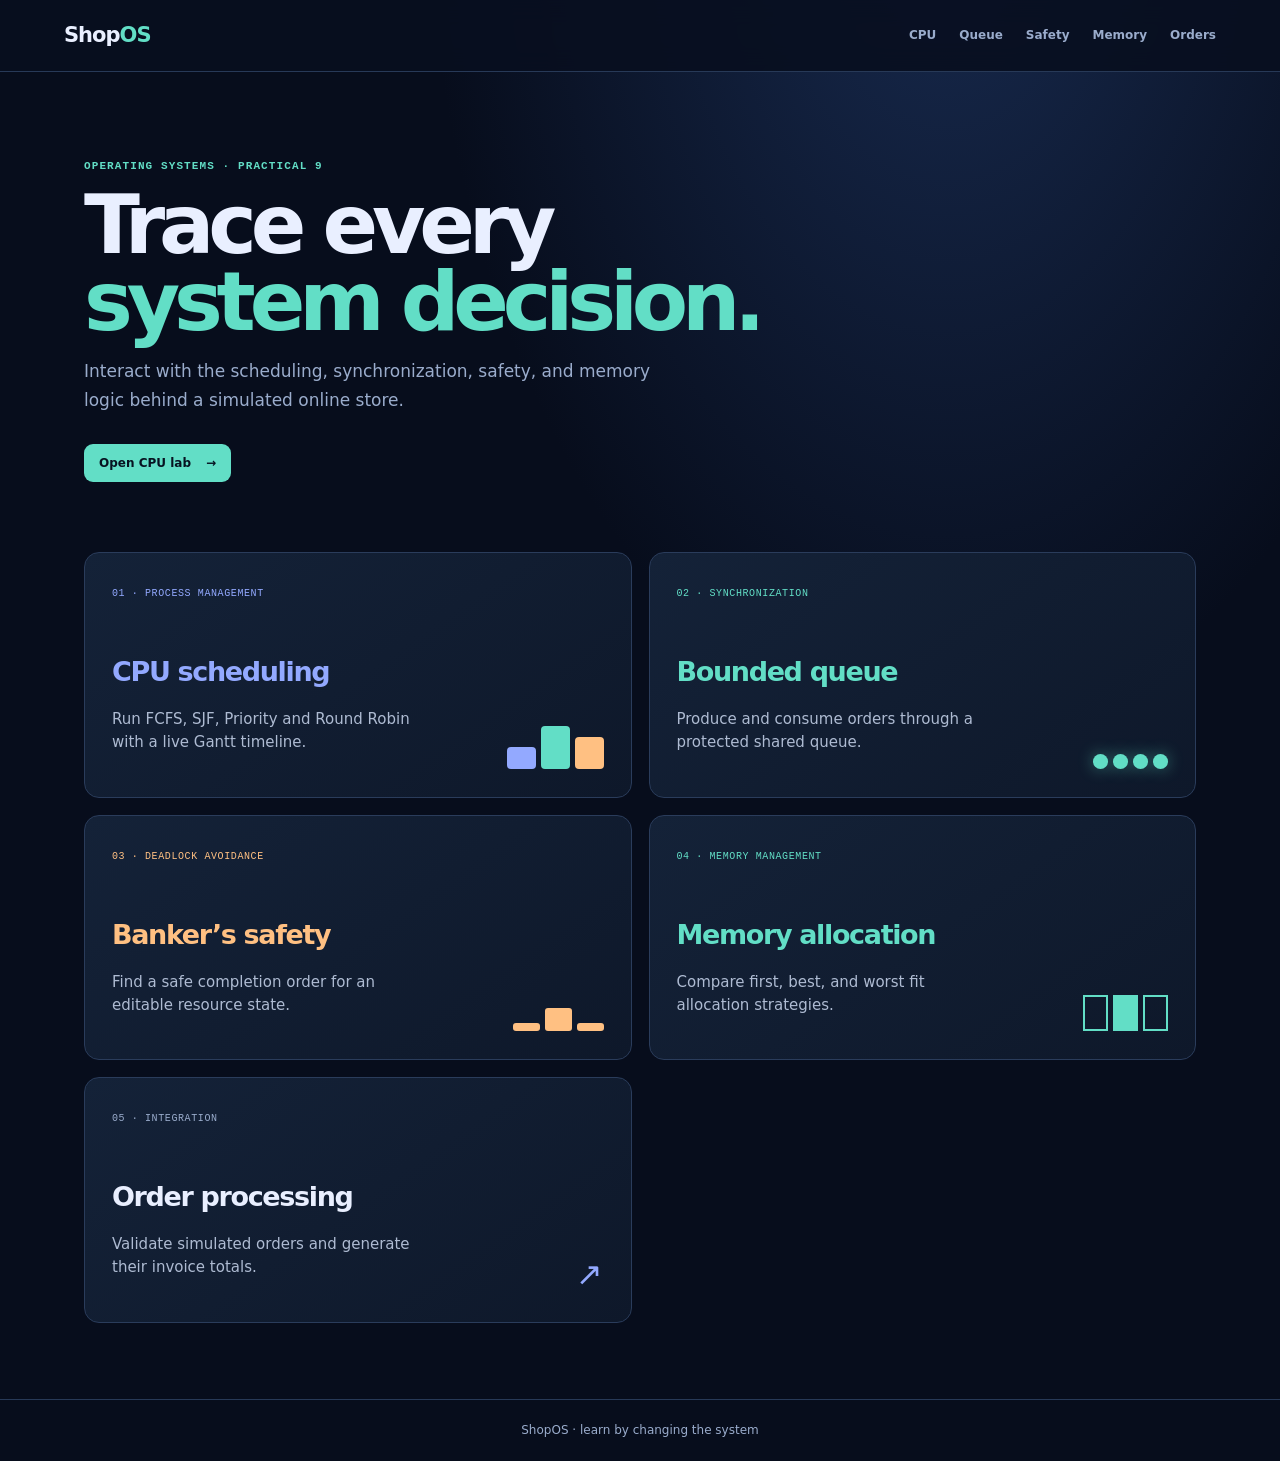
<file: templates/index.html>
<!doctype html><html lang="en"><head><meta charset="utf-8"><meta name="viewport" content="width=device-width,initial-scale=1"><title>ShopOS | OS Algorithm Visualizer</title><link rel="stylesheet" href="/static/style.css"></head>
<body><header class="topbar"><a href="/" class="logo">Shop<span>OS</span></a><nav><a href="/cpu">CPU</a><a href="/queue">Queue</a><a href="/banker">Safety</a><a href="/memory">Memory</a><a href="/orders">Orders</a></nav></header>
<main class="landing"><section class="landing-hero"><p class="eyebrow">Operating systems · practical 9</p><h1>Trace every<br><em>system decision.</em></h1><p>Interact with the scheduling, synchronization, safety, and memory logic behind a simulated online store.</p><a class="button" href="/cpu">Open CPU lab <b>→</b></a></section><section class="lab-grid"><a href="/cpu" class="card cpu"><small>01 · PROCESS MANAGEMENT</small><h2>CPU scheduling</h2><p>Run FCFS, SJF, Priority and Round Robin with a live Gantt timeline.</p><div class="decor timeline"><i></i><i></i><i></i></div></a><a href="/queue" class="card queue"><small>02 · SYNCHRONIZATION</small><h2>Bounded queue</h2><p>Produce and consume orders through a protected shared queue.</p><div class="decor dots"><i></i><i></i><i></i><i></i></div></a><a href="/banker" class="card banker"><small>03 · DEADLOCK AVOIDANCE</small><h2>Banker’s safety</h2><p>Find a safe completion order for an editable resource state.</p><div class="decor steps"><i></i><i></i><i></i></div></a><a href="/memory" class="card memory"><small>04 · MEMORY MANAGEMENT</small><h2>Memory allocation</h2><p>Compare first, best, and worst fit allocation strategies.</p><div class="decor blocks"><i></i><i></i><i></i></div></a><a href="/orders" class="card orders"><small>05 · INTEGRATION</small><h2>Order processing</h2><p>Validate simulated orders and generate their invoice totals.</p><div class="card-arrow">↗</div></a></section></main><footer>ShopOS · learn by changing the system</footer><!--
<section class="panel"><h2>1 · Order intake</h2><p>Submit a simulated order to the bounded queue or consume the next waiting order.</p>
<div class="row"><input id="orderId" value="ORD-1001" aria-label="Order ID"><input id="qty" type="number" value="2" min="1" aria-label="Quantity"><input id="price" type="number" value="499" min="0" aria-label="Unit price"></div>
<div class="row"><button onclick="orderAction('produce')">Produce order</button><button class="secondary" onclick="orderAction('consume')">Consume next</button><button class="ghost" onclick="orderAction('reset')">Reset queue</button></div><pre id="queueOut">Queue ready.</pre></section>
<section class="panel"><h2>2 · CPU scheduling</h2><p>Each row is an order-processing task. Lower priority number means higher priority.</p>
<label>Algorithm <select id="schedAlg"><option>FCFS</option><option>SJF</option><option>Priority</option><option>Round Robin</option></select></label>
<label>Round Robin quantum <input id="quantum" type="number" value="2" min="1"></label>
<textarea id="processes" rows="5">[{"pid":"PAY-1","arrival":0,"burst":5,"priority":2},{"pid":"INV-2","arrival":1,"burst":3,"priority":1},{"pid":"SHIP-3","arrival":2,"burst":4,"priority":3}]</textarea>
<button onclick="runScheduling()">Run scheduler</button><pre id="schedOut"></pre></section>
<section class="panel"><h2>3 · Process synchronization</h2><p>The queue uses a lock to protect shared state. A full queue reports producer-blocked; an empty queue reports consumer-blocked. This API demonstration does not spin waiting.</p><div class="statrow"><div><small>Produced</small><strong id="produced">0</strong></div><div><small>Consumed</small><strong id="consumed">0</strong></div><div><small>Queue / capacity</small><strong id="qcount">0 / 5</strong></div></div><pre id="syncOut">Queue counters will appear here.</pre></section>
<section class="panel"><h2>4 · Banker’s algorithm</h2><p>Sample resource types: payment workers, inventory connections, database connections. Need = Maximum − Allocation.</p>
<textarea id="bankerData" rows="7">{"available":[3,3,2],"allocation":[[0,1,0],[2,0,0],[3,0,2],[2,1,1],[0,0,2]],"maximum":[[7,5,3],[3,2,2],[9,0,2],[2,2,2],[4,3,3]]}</textarea>
<button onclick="runBanker()">Check safe state</button><pre id="bankerOut"></pre></section>
<section class="panel"><h2>5 · Memory management</h2><p>Allocate contiguous memory for order payloads, invoice data and delivery metadata.</p>
<label>Strategy <select id="memAlg"><option>First Fit</option><option>Best Fit</option><option>Worst Fit</option></select></label>
<textarea id="memoryData" rows="4">{"blocks":[100,500,200,300,600],"processes":[{"pid":"ORDER-A","size":212},{"pid":"ORDER-B","size":417},{"pid":"ORDER-C","size":112},{"pid":"ORDER-D","size":426}]}</textarea>
<button onclick="runMemory()">Allocate memory</button><pre id="memoryOut"></pre></section>
<section class="panel"><h2>6 · Order validation</h2><textarea id="ordersData" rows="4">[{"order_id":"ORD-1001","quantity":2,"unit_price":499},{"order_id":"ORD-1002","quantity":1,"unit_price":1299}]</textarea><button onclick="runOrders()">Validate orders / simulate invoice</button><pre id="ordersOut"></pre></section>
<section class="panel"><h2>Integration model</h2><div class="flow"><span>Incoming orders</span><b>→</b><span>Bounded queue</span><b>→</b><span>Resource safety</span><b>→</b><span>Memory allocation</span><b>→</b><span>CPU schedule</span></div><p class="note">Educational simulator only. Payment, inventory and delivery are marked as simulated; no external services are called.</p></section>
</main><footer>ShopOS · OS concepts demonstration · Tushar Tiple · UID 24003145 · Batch B2</footer><script src="/static/app.js"></script></body></html>--></body></html>
</file>
<file: static/style.css>
:root{--bg:#070d1c;--panel:#111c30;--panel-2:#0a1324;--line:#273957;--text:#e9efff;--muted:#9aaccc;--mint:#62dec6;--blue:#93a9ff;--peach:#ffc082;--danger:#ff8d94}*{box-sizing:border-box}body{margin:0;background:radial-gradient(ellipse at 74% -10%,#182b50 0,transparent 39%),var(--bg);color:var(--text);font:15px/1.55 Inter,ui-sans-serif,system-ui,sans-serif}.topbar{height:72px;padding:0 max(5vw,28px);display:flex;align-items:center;justify-content:space-between;border-bottom:1px solid var(--line);background:#080f20e6;backdrop-filter:blur(12px);position:sticky;top:0;z-index:3}.logo{font-size:21px;font-weight:850;letter-spacing:-1px;text-decoration:none;color:var(--text)}.logo span,.eyebrow{color:var(--mint)}.topbar nav{display:flex;gap:23px}.topbar nav a{font-weight:800;font-size:12px;text-decoration:none;color:var(--muted)}.topbar nav a.active{color:var(--text);border-bottom:2px solid var(--mint);padding-bottom:4px}.landing,.module-page{max-width:1240px;margin:auto;padding:0 5vw 76px;display:block}.landing-hero{padding:88px 0 70px;max-width:720px}.eyebrow{font:800 11px ui-monospace,monospace;letter-spacing:.1em;text-transform:uppercase;margin:0}.landing h1,.intro h1{font-size:clamp(48px,7vw,82px);line-height:.94;letter-spacing:-.075em;margin:14px 0;color:var(--text)}.landing h1 em{font-style:normal;color:var(--mint)}.landing-hero>p:not(.eyebrow),.intro>p:last-child{color:var(--muted);max-width:590px;font-size:17px;line-height:1.7}.button,button{background:var(--mint);color:#071321;border:0;border-radius:9px;padding:12px 15px;display:inline-flex;gap:15px;align-items:center;text-decoration:none;font:800 12px system-ui;cursor:pointer;margin-top:12px;transition:transform .2s,filter .2s}.button:hover,button:hover{transform:translateY(-2px);filter:brightness(1.07)}.lab-grid{display:grid;grid-template-columns:repeat(2,1fr);gap:17px}.card{min-height:238px;border:1px solid #2a3c5b;border-radius:15px;padding:27px;text-decoration:none;color:var(--text);position:relative;overflow:hidden;background:linear-gradient(145deg,#142238,#0e182a);transition:.2s}.card:hover{transform:translateY(-4px);border-color:#46648f;box-shadow:0 19px 35px #0005}.card small,.result-head small,.stats small{font:10px ui-monospace,monospace;letter-spacing:.06em;color:var(--muted)}.card h2{font-size:27px;letter-spacing:-.05em;margin:48px 0 7px}.card p{color:#aebbd2;max-width:310px}.cpu h2,.cpu small{color:var(--blue)}.queue h2,.queue small,.memory h2,.memory small{color:var(--mint)}.banker h2,.banker small{color:var(--peach)}.decor{position:absolute;right:27px;bottom:28px;display:flex;gap:5px;align-items:end}.timeline i{width:29px;height:22px;background:var(--blue);border-radius:4px}.timeline i:nth-child(2){height:43px;background:var(--mint)}.timeline i:nth-child(3){height:32px;background:var(--peach)}.dots i{width:15px;height:15px;border-radius:50%;background:var(--mint);box-shadow:0 0 16px #62dec677}.steps i{width:27px;height:8px;background:var(--peach);border-radius:3px}.steps i:nth-child(2){height:23px}.blocks i{width:25px;height:36px;border:2px solid var(--mint)}.blocks i:nth-child(2){background:var(--mint)}.card-arrow{font-size:32px;position:absolute;right:28px;bottom:22px;color:var(--blue)}footer{text-align:center;color:var(--muted);padding:21px;border-top:1px solid var(--line);font-size:12px}.module-page{padding-top:61px}.intro{margin-bottom:38px}.intro h1{font-size:clamp(43px,5vw,68px)}.work{display:grid;grid-template-columns:330px 1fr;gap:18px}.work aside,.output{background:linear-gradient(145deg,#142238,#0d1729);border:1px solid #2a3c5b;border-radius:15px;padding:23px}.work aside{box-shadow:0 16px 35px #0003}.work label,.form-title{display:block;color:var(--text);font-weight:800;margin:0 0 18px}.form-title{font-size:16px;color:var(--mint)}.work input,.work select,.work textarea{display:block;width:100%;background:#091324;color:var(--text);border:1px solid #314563;border-radius:8px;padding:10px;font:12px ui-monospace,monospace;margin-top:7px}.work textarea{resize:vertical}.work input:focus,.work select:focus,.work textarea:focus{outline:2px solid #62dec655;border-color:var(--mint)}.work button{width:100%;justify-content:center}.work button.secondary{background:var(--blue);color:#09132a}.work button.ghost{background:transparent;color:var(--text);border:1px solid #405576}.output{min-height:440px}.result-head{display:flex;justify-content:space-between;align-items:start;border-bottom:1px solid var(--line);padding-bottom:20px}.result-head h2{font-size:22px;letter-spacing:-.045em;margin:5px 0}.badge{font:11px ui-monospace,monospace;background:#1b2c46;padding:8px;border-radius:6px;color:#cdd8ef}.badge.safe{background:#173c3b;color:var(--mint)}.badge.unsafe{background:#48252c;color:#ffb1b6}.gantt{height:205px;display:flex;align-items:center;padding:30px 0}.gantt.empty,.empty{display:grid;place-items:center;color:#8494ad;font:13px ui-monospace,monospace}.gantt-item{height:80px;color:#091326;display:grid;place-items:center;font:700 12px ui-monospace;position:relative;border-right:2px solid #101a2c;animation:rise .45s both}.gantt-item small{position:absolute;bottom:7px;color:#14223a;font-size:9px}.stats{display:grid;grid-template-columns:repeat(3,1fr);border:1px solid var(--line);border-radius:10px;overflow:hidden;margin:3px 0 18px}.stats div{padding:13px;border-right:1px solid var(--line)}.stats div:last-child{border:0}.stats strong{display:block;font-size:17px;margin-top:4px;color:var(--text)}.output pre{white-space:pre-wrap;overflow:auto;background:#081223;border:1px solid #293e5d;border-radius:9px;padding:12px;color:#bfd0ee;max-height:170px;font:12px/1.5 ui-monospace}.queue-visual,.sequence,.memory-visual,.order-visual{min-height:205px;padding:27px 0;display:flex;gap:9px;align-items:center;overflow:auto}.queue-slot{border:1px dashed #3d5375;border-radius:8px;min-width:100px;height:76px;padding:12px;display:grid;place-items:center;font:11px ui-monospace;color:#8193ae}.queue-slot.filled{background:#193d43;border-style:solid;border-color:#4bbbac;color:var(--mint);animation:rise .3s both}.sequence-step{min-width:110px;border:1px solid #3c897e;background:#15363a;border-radius:10px;padding:13px;display:grid;gap:6px;animation:rise .4s both}.sequence-step strong{font:700 16px ui-monospace;color:var(--mint)}.sequence-step small{font:10px ui-monospace;color:#aac6c2}.memory-visual{align-items:end;justify-content:center}.memory-block{min-width:90px;border-radius:9px 9px 3px 3px;background:#16383a;border:1px solid #469a8f;display:flex;flex-direction:column;justify-content:center;align-items:center;gap:5px;animation:rise .4s both}.memory-block strong{font-size:12px}.memory-block span{font:10px ui-monospace;color:#a4d4ca}.order-list{display:grid;gap:8px;padding:20px 0}.order-list article{display:grid;grid-template-columns:1fr auto 25px;gap:12px;align-items:center;padding:12px 13px;border:1px solid #2c4262;border-radius:9px;background:#0b1527;animation:rise .25s both}.order-list strong{display:block;font:700 13px ui-monospace;color:var(--mint)}.order-list small{display:block;color:var(--muted);font-size:11px}.order-list>article>span{font:700 13px ui-monospace;color:var(--text)}.icon-button{width:24px;height:24px;padding:0;margin:0;background:#2a3850;color:#d9e4f8;font-size:18px;line-height:1;justify-content:center}.order-visual{align-items:stretch;min-height:100px;padding-top:8px}.order-visual article{min-width:150px;padding:15px;border:1px solid #479788;background:#14363a;border-radius:10px;display:grid;gap:6px}.order-visual article span{font:700 19px ui-monospace;color:var(--mint)}.order-visual small{font:10px ui-monospace;color:#afcfc8}@keyframes rise{from{opacity:0;transform:translateY(12px)}to{opacity:1;transform:none}}@media(max-width:720px){.topbar{height:62px}.topbar nav{gap:10px}.topbar nav a{font-size:10px}.landing-hero{padding-top:60px}.lab-grid,.work{grid-template-columns:1fr}.module-page{padding-top:42px}.card{min-height:210px}.work aside,.output{padding:18px}.output{min-height:350px}}
</file>
